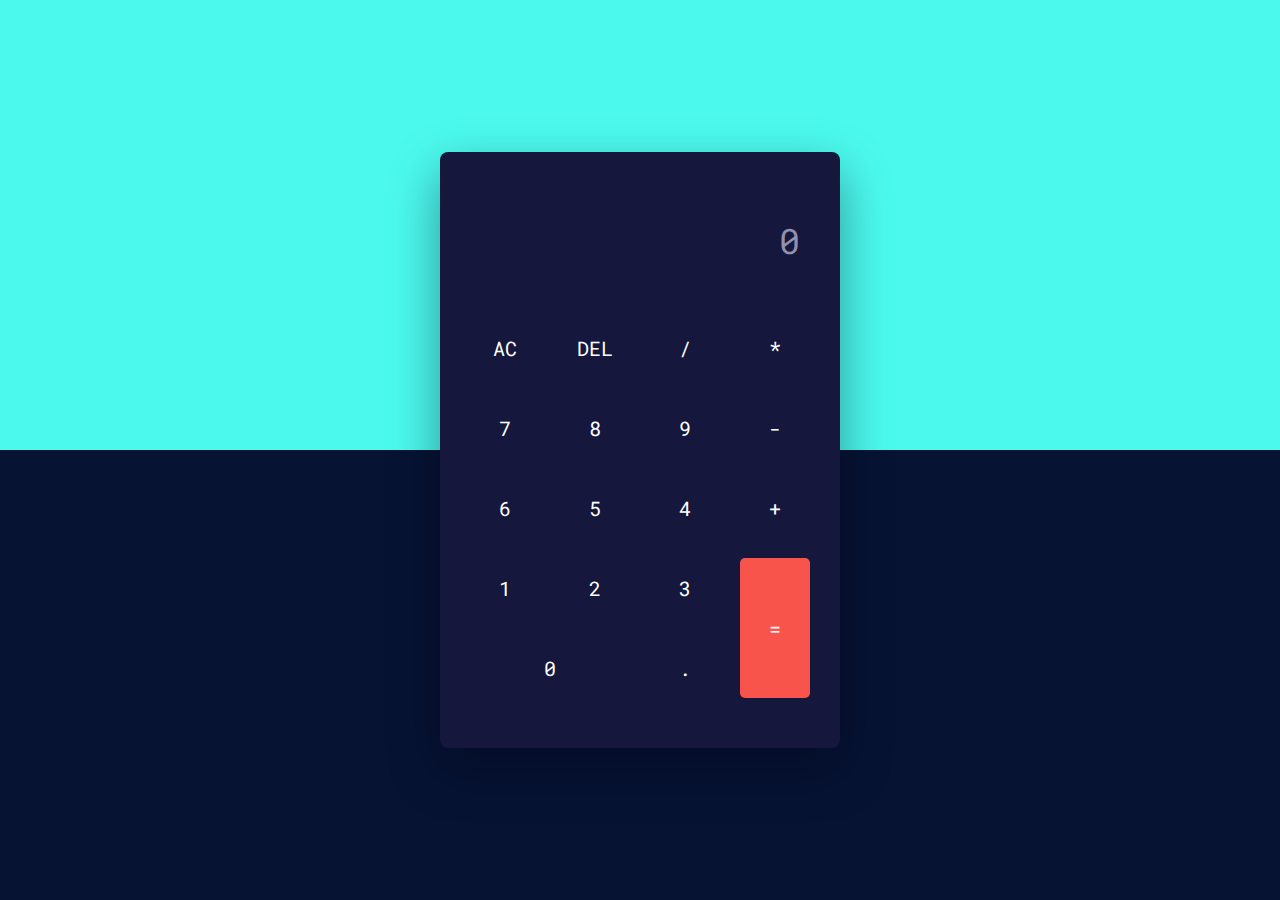
<file: calculator.html>
<!DOCTYPE html>
<html lang="en">
  <head>
    <meta name="viewport" content="width=device-width, initial-scale=1.0" />
    <title>Calculator by Shanthini S</title>
    <!-- Google Font -->
    <link
      href="https://fonts.googleapis.com/css2?family=Roboto+Mono:wght@500&display=swap"
      rel="stylesheet"
    />
    <!-- Stylesheet -->
    <link rel="stylesheet" href="calculator.css" />
  </head>
  <body>
    <div class="calculator">
      <div class="display">
        <input type="text" placeholder="0" id="input" disabled />
      </div>
      <div class="buttons">
        <!-- Full Erase -->
        <input type="button" value="AC" id="clear" />
        <!-- Erase Single Value -->
        <input type="button" value="DEL" id="erase" />
        <input type="button" value="/" class="input-button" />
        <input type="button" value="*" class="input-button" />

        <input type="button" value="7" class="input-button" />
        <input type="button" value="8" class="input-button" />
        <input type="button" value="9" class="input-button" />
        <input type="button" value="-" class="input-button" />

        <input type="button" value="6" class="input-button" />
        <input type="button" value="5" class="input-button" />
        <input type="button" value="4" class="input-button" />
        <input type="button" value="+" class="input-button" />

        <input type="button" value="1" class="input-button" />
        <input type="button" value="2" class="input-button" />
        <input type="button" value="3" class="input-button" />

        <input type="button" value="=" id="equal" />
        <input type="button" value="0" class="input-button" />
        <input type="button" value="." class="input-button" />
      </div>
    </div>
    <!-- Script -->
    <script src="calculator.js"></script>
  </body>
</html>
</file>
<file: calculator.css>
* {
    padding: 0;
    margin: 0;
    box-sizing: border-box;
    font-family: "Roboto Mono", monospace;
  }
  body {
    height: 100vh;
    background: linear-gradient(to bottom, #4cf9ed 50%, #061333 50%);
  }
  .calculator {
    width: 400px;
    background-color: #15173c;
    padding: 50px 30px;
    position: absolute;
    transform: translate(-50%, -50%);
    top: 50%;
    left: 50%;
    border-radius: 8px;
    box-shadow: 0 20px 50px rgba(0, 5, 24, 0.4);
  }
  .display {
    width: 100%;
  }
  .display input {
    width: 100%;
    padding: 15px 10px;
    text-align: right;
    border: none;
    background-color: transparent;
    color: #ffffff;
    font-size: 35px;
  }
  .display input::placeholder {
    color: #9490ac;
  }
  .buttons {
    display: grid;
    grid-template-columns: repeat(4, 1fr);
    grid-gap: 20px;
    margin-top: 40px;
  }
  .buttons input[type="button"] {
    font-size: 20px;
    padding: 17px;
    border: none;
    background-color: transparent;
    color: #ffffff;
    cursor: pointer;
    border-radius: 5px;
  }
  .buttons input[type="button"]:hover {
    box-shadow: 0 8px 25px #000d2e;
  }
  input[type="button"]#equal {
    grid-row: span 2;
    background-color: #f9544c;
  }
  input[type="button"][value="0"] {
    grid-column: span 2;
  }
</file>
